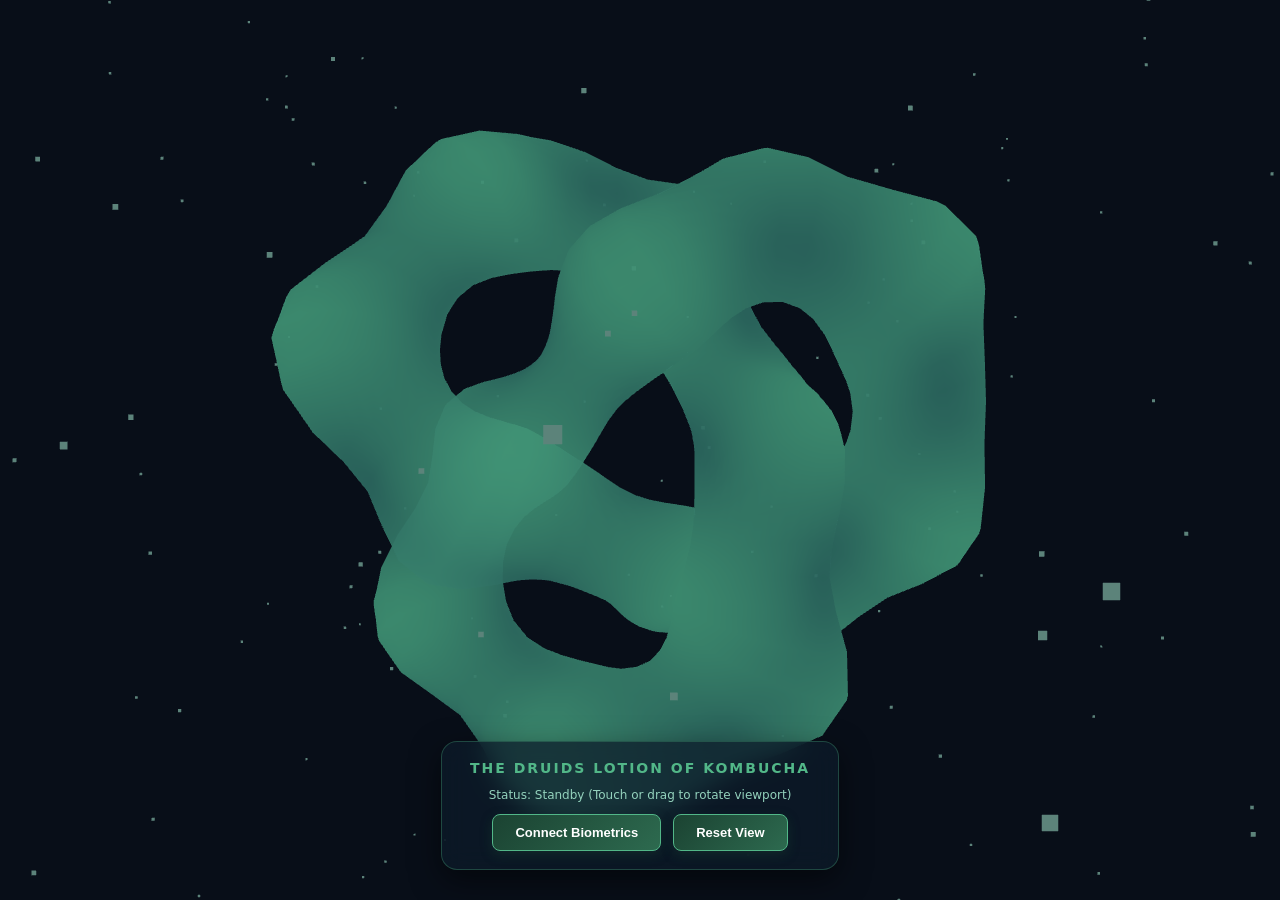
<file: index.html>
<!DOCTYPE html>
<html lang="en">
<head>
    <meta charset="UTF-8">
    <meta name="viewport" content="width=device-width, initial-scale=1.0">
    <title>The Druids Lotion of Kombucha - Infinity Flow</title>
    <link rel="manifest" href="./assets/manifest-Da4Ud30D.json">
    <style>
        body, html { margin: 0; padding: 0; width: 100%; height: 100%; overflow: hidden; background: #080e18; font-family: system-ui, sans-serif; color: #fff; }
        #canvas-container { width: 100%; height: 100%; position: absolute; top: 0; left: 0; }
        
        /* Glassmorphism UI Overlay */
        #ui-overlay { 
            position: absolute; bottom: 30px; left: 50%; transform: translateX(-50%); 
            z-index: 10; display: flex; flex-direction: column; align-items: center; gap: 12px;
            background: rgba(13, 27, 42, 0.75); padding: 18px 28px; border-radius: 16px;
            backdrop-filter: blur(12px); border: 1px solid rgba(64, 145, 108, 0.4);
            box-shadow: 0 10px 30px rgba(0,0,0,0.5);
        }
        
        .header-title { font-size: 14px; letter-spacing: 2px; text-transform: uppercase; color: #52b788; margin: 0; font-weight: 600; }
        
        .button-group { display: flex; gap: 12px; }
        
        button { 
            background: linear-gradient(135deg, #1b4332, #2d6a4f); color: #fff; border: 1px solid #52b788; 
            padding: 10px 22px; border-radius: 8px; cursor: pointer; font-weight: 600; font-size: 13px;
            transition: all 0.2s ease; box-shadow: 0 4px 12px rgba(27, 67, 50, 0.4);
        }
        button:hover { background: linear-gradient(135deg, #2d6a4f, #40916c); transform: translateY(-1px); }
        button:active { transform: translateY(1px); }

        #status-display { font-size: 12px; color: #94d2bd; margin: 0; }
    </style>

    <script type="importmap">
      {
        "imports": {
          "three": "https://unpkg.com/three@0.160.0/build/three.module.js"
        }
      }
    </script>
  <script type="module" crossorigin src="./assets/index-wh05IEjr.js"></script>
</head>
<body>
    <div id="canvas-container"></div>
    <div id="ui-overlay">
        <p class="header-title">The Druids Lotion of Kombucha</p>
        <p id="status-display">Status: Standby (Touch or drag to rotate viewport)</p>
        <div class="button-group">
            <button id="connect-btn">Connect Biometrics</button>
            <button id="reset-view-btn">Reset View</button>
        </div>
    </div>

</body>
</html>
</file>
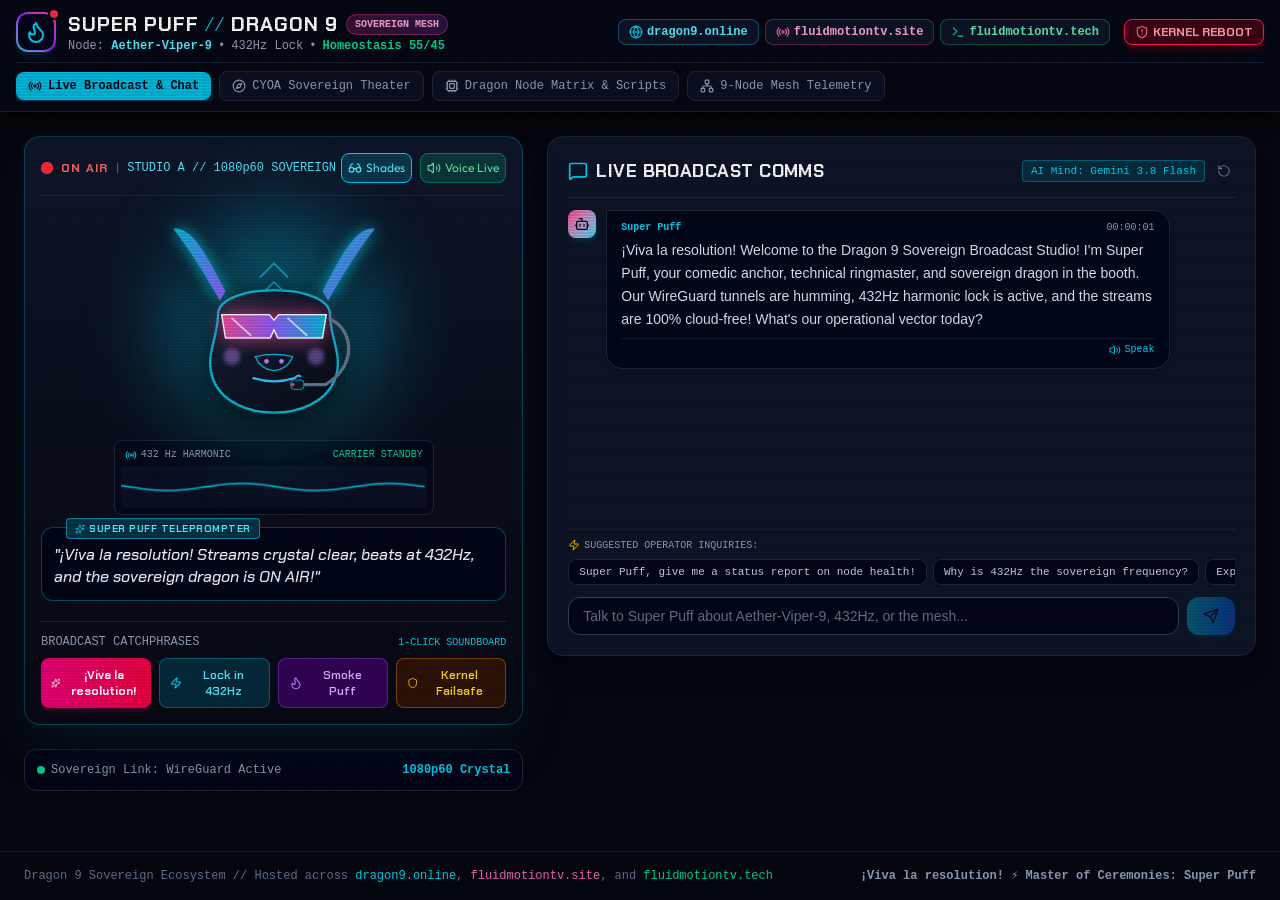
<file: apps/broadcast-studio/index.html>
<!doctype html>
<html lang="en">
  <head>
    <meta charset="UTF-8" />
    <meta name="viewport" content="width=device-width, initial-scale=1.0" />
    <title>Super Puff - Dragon 9 Sovereign Broadcast Studio</title>
    <meta name="description" content="Live interactive broadcast studio featuring Super Puff, comedic anchor and master of ceremonies for the Dragon 9 Sovereign Mesh and FluidmotionTV ecosystem." />
    <meta property="og:title" content="Super Puff - Dragon 9 Sovereign Broadcast Studio" />
    <meta property="og:description" content="Live interactive broadcast studio featuring Super Puff, comedic anchor and master of ceremonies for the Dragon 9 Sovereign Mesh and FluidmotionTV ecosystem." />
    <meta property="og:type" content="website" />
    <meta name="twitter:card" content="summary_large_image" />
    <link rel="preconnect" href="https://fonts.googleapis.com">
    <link rel="preconnect" href="https://fonts.gstatic.com" crossorigin>
    <link href="https://fonts.googleapis.com/css2?family=Chakra+Petch:ital,wght@0,400;0,600;0,700;1,700&family=JetBrains+Mono:wght@400;500;700&family=Outfit:wght@400;600;800;900&display=swap" rel="stylesheet">
    <script type="module" crossorigin src="./assets/index-5KUEIAtW.js"></script>
    <link rel="stylesheet" crossorigin href="./assets/index-D4VdmbiS.css">
  </head>
  <body>
    <div id="root"></div>
  </body>
</html>
</file>
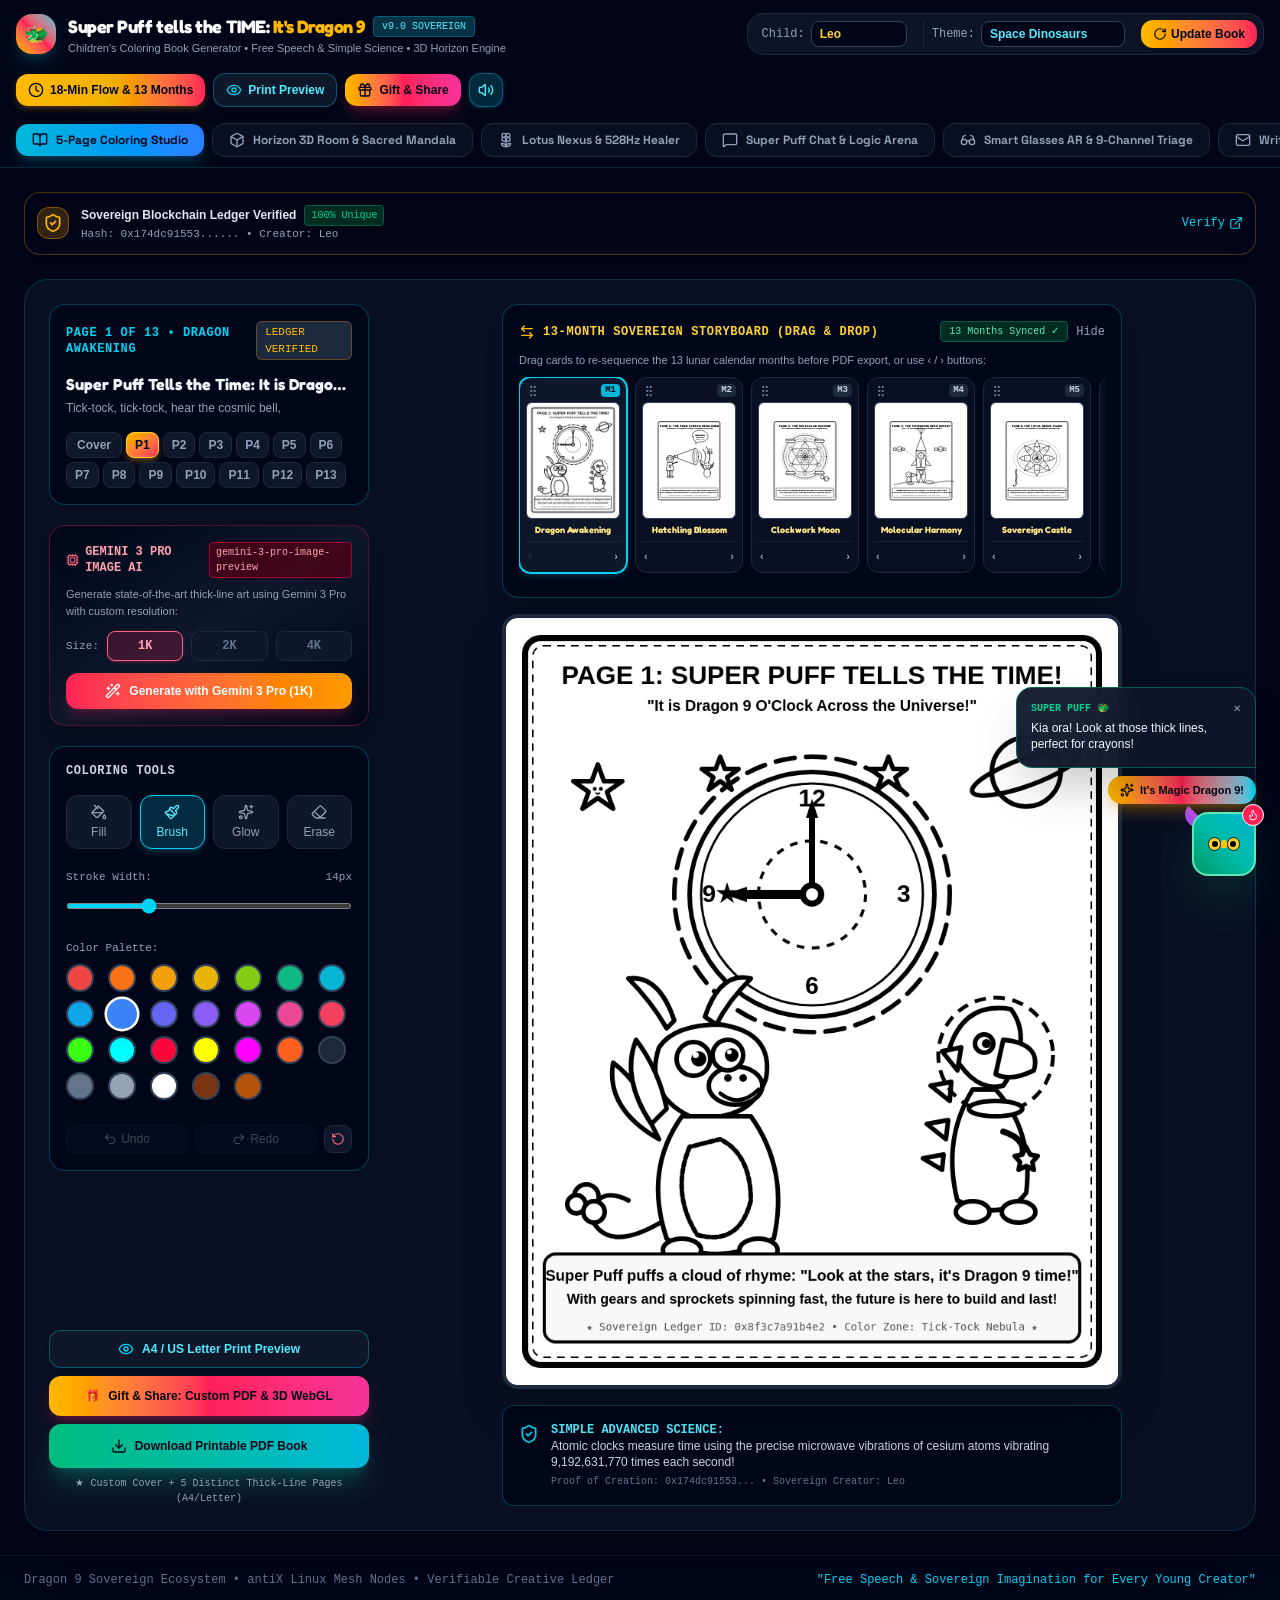
<file: apps/coloring-book/index.html>
<!doctype html>
<html lang="en">
  <head>
    <meta charset="UTF-8" />
    <meta name="viewport" content="width=device-width, initial-scale=1.0" />
    <title>Super Puff: Dragon 9 Coloring Book & Sovereign 3D Ecosystem</title>
    <meta name="description" content="Generate unique 5-page printable children's coloring books with custom covers, 3D interactive book rooms, free-speech humor, verifiable ledger assets, and Gemini AI chatbot companion." />
    <meta property="og:title" content="Super Puff: Dragon 9 Coloring Book & Sovereign 3D Ecosystem" />
    <meta property="og:description" content="Generate unique 5-page printable children's coloring books with custom covers, 3D interactive book rooms, free-speech humor, verifiable ledger assets, and Gemini AI chatbot companion." />
    <meta property="og:type" content="website" />
    <meta name="twitter:card" content="summary_large_image" />
    <link rel="preconnect" href="https://fonts.googleapis.com">
    <link rel="preconnect" href="https://fonts.gstatic.com" crossorigin>
    <link href="https://fonts.googleapis.com/css2?family=Fredoka:wght@400;500;600;700&family=Space+Grotesk:wght@400;600;700&family=JetBrains+Mono:wght@400;700&display=swap" rel="stylesheet">
    <script type="module" crossorigin src="./assets/index-B4ILMg7R.js"></script>
    <link rel="stylesheet" crossorigin href="./assets/index-DaERmbZx.css">
  </head>
  <body>
    <div id="root"></div>
  </body>
</html>
</file>
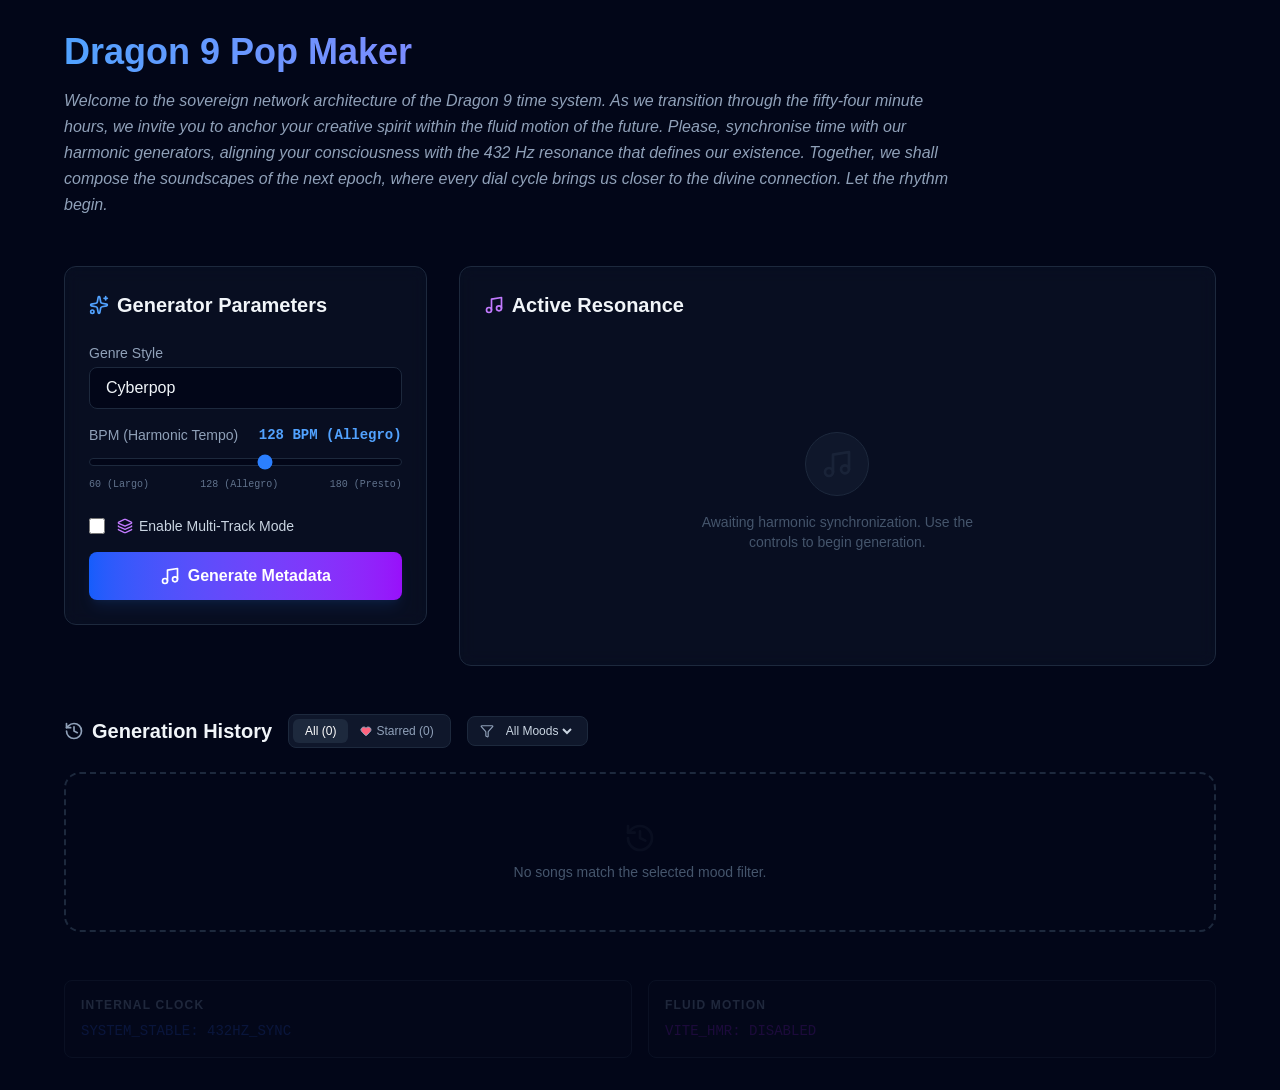
<file: apps/pop-maker/index.html>
<!doctype html>
<html lang="en">
  <head>
    <meta charset="UTF-8" />
    <meta name="viewport" content="width=device-width, initial-scale=1.0" />
    <title>Dragon 9 Pop Maker</title>
    <meta name="description" content="A pop song generator based on the Dragon 9 time system and Fluid Motion TV ecosystem." />
    <meta property="og:title" content="Dragon 9 Pop Maker" />
    <meta property="og:description" content="A pop song generator based on the Dragon 9 time system and Fluid Motion TV ecosystem." />
    <meta property="og:type" content="website" />
    <meta name="twitter:card" content="summary_large_image" />
    <script>
      // Gracefully handle Vite dev HMR WebSocket connection errors in sandbox iframe
      window.addEventListener('unhandledrejection', function(event) {
        var str = String(event.reason && (event.reason.stack || event.reason.message) || event.reason || '');
        if (str.indexOf('WebSocket') !== -1 || str.indexOf('@vite/client') !== -1 || str.indexOf('createWebSocketModuleRunnerTransport') !== -1) {
          event.preventDefault();
          event.stopImmediatePropagation();
        }
      }, true);

      window.addEventListener('error', function(event) {
        var msg = String(event.message || '');
        var file = String(event.filename || '');
        var stack = String(event.error && event.error.stack || '');
        if (msg.indexOf('WebSocket') !== -1 || file.indexOf('@vite/client') !== -1 || stack.indexOf('@vite/client') !== -1 || stack.indexOf('createWebSocketModuleRunnerTransport') !== -1) {
          event.preventDefault();
          event.stopImmediatePropagation();
        }
      }, true);
    </script>
  </head>
  <body>
    <div id="root"></div>
    <script type="module" crossorigin src="./assets/index-B4tCts-G.js"></script>
    <link rel="stylesheet" crossorigin href="./assets/index-DYzP-UUF.css">
  </body>
</html>
</file>
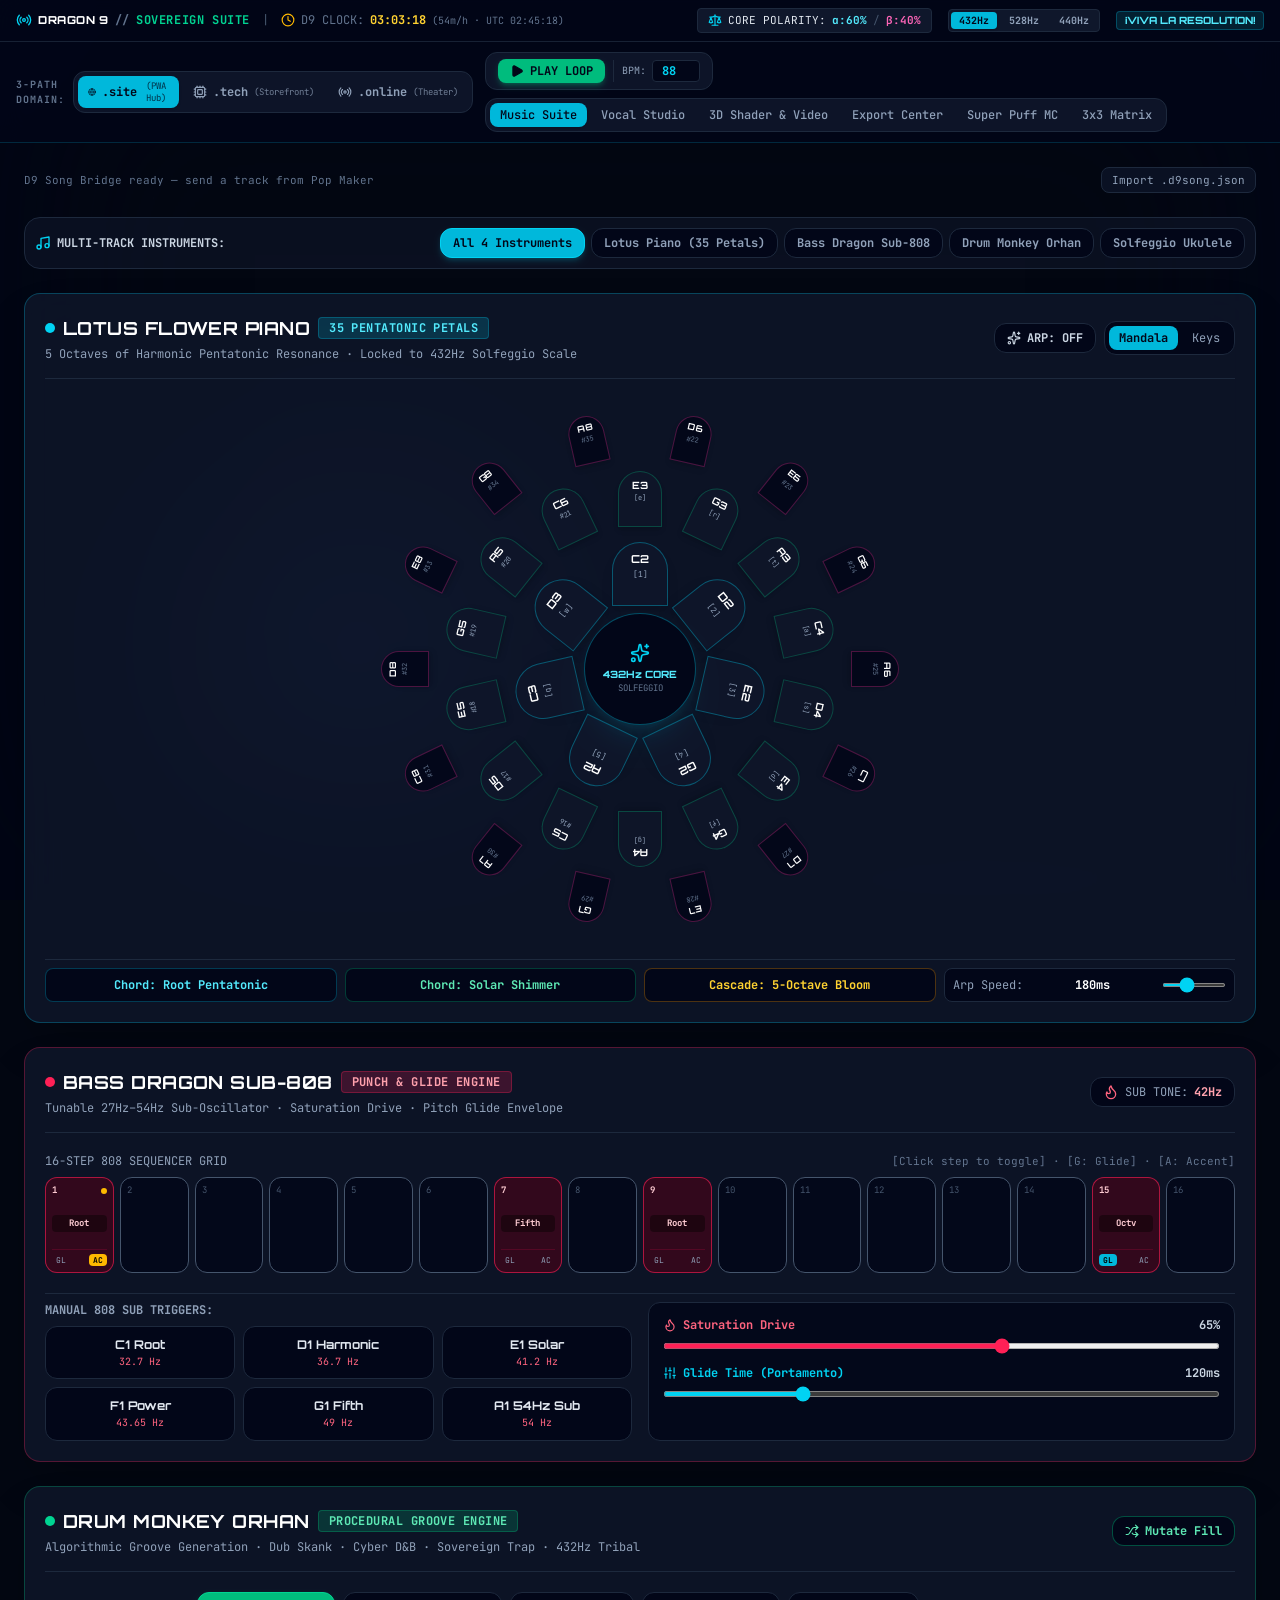
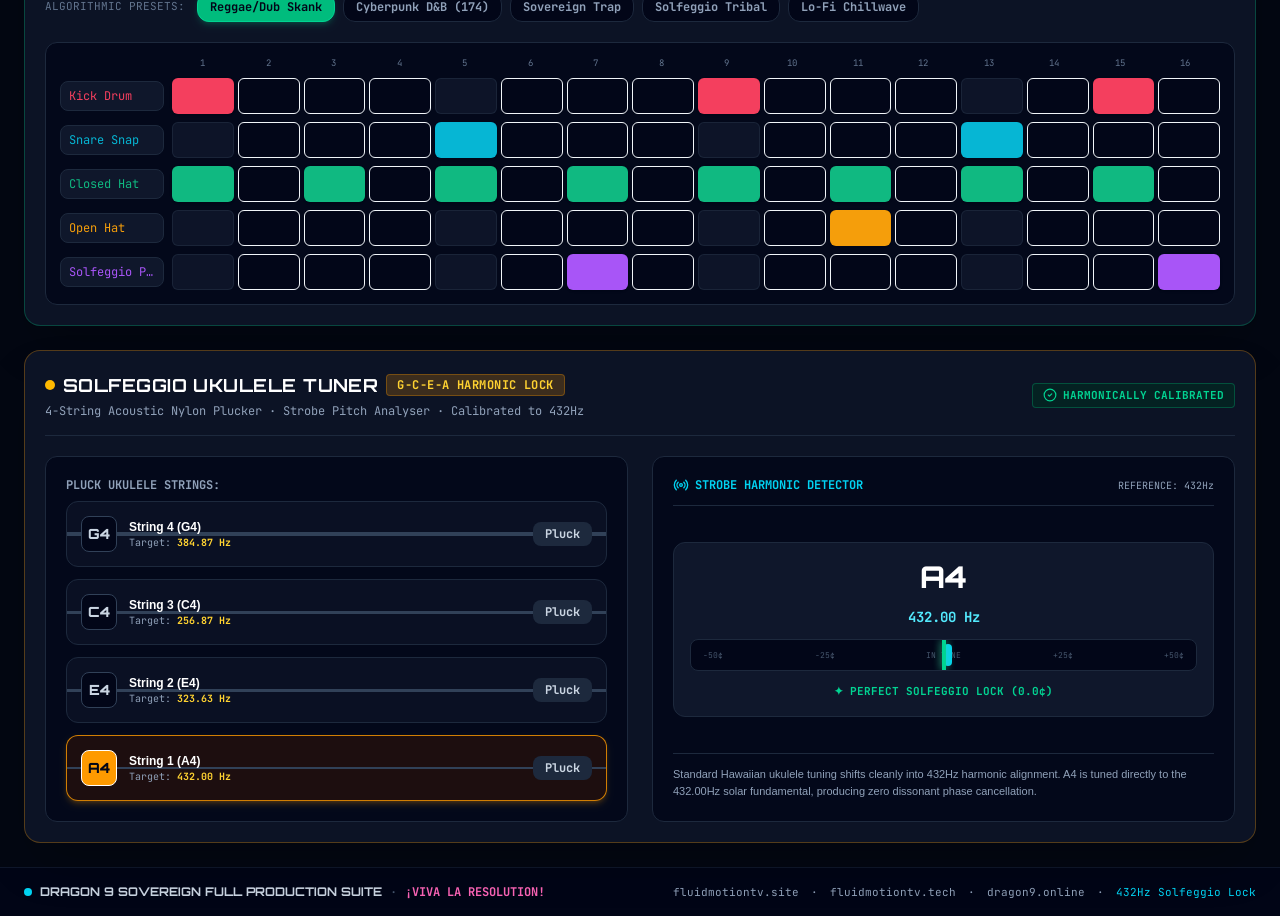
<file: apps/production-suite/index.html>
<!doctype html>
<html lang="en" class="dark">
  <head>
    <meta charset="UTF-8" />
    <meta name="viewport" content="width=device-width, initial-scale=1.0" />
    <title>Dragon 9 Sovereign Full Production Suite</title>
    <meta name="description" content="Master of ceremonies Super Puff host across fluidmotiontv.site, fluidmotiontv.tech, and dragon9.online. Features multi-track music suite, 35-petal Lotus piano, Bass Dragon sub-808, Drum Monkey groove generator, vocal stem recorder, 3D WebGL shader pipeline, MIDI/video export, and 432Hz/528Hz Solfeggio acoustic oscillators." />
    <meta property="og:title" content="Dragon 9 Sovereign Full Production Suite" />
    <meta property="og:description" content="Master of ceremonies Super Puff host across fluidmotiontv.site, fluidmotiontv.tech, and dragon9.online. Features multi-track music suite, 35-petal Lotus piano, Bass Dragon sub-808, Drum Monkey groove generator, vocal stem recorder, 3D WebGL shader pipeline, MIDI/video export, and 432Hz/528Hz Solfeggio acoustic oscillators." />
    <meta property="og:type" content="website" />
    <meta name="twitter:card" content="summary_large_image" />
    <link rel="preconnect" href="https://fonts.googleapis.com">
    <link rel="preconnect" href="https://fonts.gstatic.com" crossorigin>
    <link href="https://fonts.googleapis.com/css2?family=JetBrains+Mono:wght@300;400;500;600;700;800&family=Orbitron:wght@500;600;700;800;900&family=Plus+Jakarta+Sans:wght@400;500;600;700;800&family=Rajdhani:wght@500;600;700&display=swap" rel="stylesheet">
    <script type="module" crossorigin src="./assets/index-C3VJXi7V.js"></script>
    <link rel="stylesheet" crossorigin href="./assets/index-BUXBDwle.css">
  </head>
  <body class="bg-[#030712] text-slate-100 font-sans antialiased selection:bg-cyan-500/30 selection:text-cyan-200">
    <div id="root"></div>
  </body>
</html>
</file>
<file: apps/pop-maker/assets/index-DYzP-UUF.css>
/*! tailwindcss v4.3.3 | MIT License | https://tailwindcss.com */
@layer properties{@supports (((-webkit-hyphens:none)) and (not (margin-trim:inline))) or ((-moz-orient:inline) and (not (color:rgb(from red r g b)))){*,:before,:after,::backdrop{--tw-translate-x:0;--tw-translate-y:0;--tw-translate-z:0;--tw-rotate-x:initial;--tw-rotate-y:initial;--tw-rotate-z:initial;--tw-skew-x:initial;--tw-skew-y:initial;--tw-space-y-reverse:0;--tw-border-style:solid;--tw-gradient-position:initial;--tw-gradient-from:#0000;--tw-gradient-via:#0000;--tw-gradient-to:#0000;--tw-gradient-stops:initial;--tw-gradient-via-stops:initial;--tw-gradient-from-position:0%;--tw-gradient-via-position:50%;--tw-gradient-to-position:100%;--tw-leading:initial;--tw-font-weight:initial;--tw-tracking:initial;--tw-shadow:0 0 #0000;--tw-shadow-color:initial;--tw-shadow-alpha:100%;--tw-inset-shadow:0 0 #0000;--tw-inset-shadow-color:initial;--tw-inset-shadow-alpha:100%;--tw-ring-color:initial;--tw-ring-shadow:0 0 #0000;--tw-inset-ring-color:initial;--tw-inset-ring-shadow:0 0 #0000;--tw-ring-inset:initial;--tw-ring-offset-width:0px;--tw-ring-offset-color:#fff;--tw-ring-offset-shadow:0 0 #0000;--tw-blur:initial;--tw-brightness:initial;--tw-contrast:initial;--tw-grayscale:initial;--tw-hue-rotate:initial;--tw-invert:initial;--tw-opacity:initial;--tw-saturate:initial;--tw-sepia:initial;--tw-drop-shadow:initial;--tw-drop-shadow-color:initial;--tw-drop-shadow-alpha:100%;--tw-drop-shadow-size:initial;--tw-backdrop-blur:initial;--tw-backdrop-brightness:initial;--tw-backdrop-contrast:initial;--tw-backdrop-grayscale:initial;--tw-backdrop-hue-rotate:initial;--tw-backdrop-invert:initial;--tw-backdrop-opacity:initial;--tw-backdrop-saturate:initial;--tw-backdrop-sepia:initial;--tw-duration:initial}}}@layer theme{:root,:host{--font-sans:-apple-system, BlinkMacSystemFont, "Segoe UI", Roboto, "Helvetica Neue", "Noto Sans", Arial, sans-serif, "Apple Color Emoji", "Segoe UI Emoji", "Segoe UI Symbol", "Noto Color Emoji";--font-mono:ui-monospace, SFMono-Regular, Menlo, Monaco, Consolas, "Liberation Mono", "Courier New", monospace;--color-red-200:oklch(88.5% .062 18.334);--color-red-300:oklch(80.8% .114 19.571);--color-red-400:oklch(70.4% .191 22.216);--color-red-500:oklch(63.7% .237 25.331);--color-red-800:oklch(44.4% .177 26.899);--color-red-950:oklch(25.8% .092 26.042);--color-amber-200:oklch(92.4% .12 95.746);--color-amber-400:oklch(82.8% .189 84.429);--color-amber-500:oklch(76.9% .188 70.08);--color-amber-950:oklch(27.9% .077 45.635);--color-emerald-300:oklch(84.5% .143 164.978);--color-emerald-400:oklch(76.5% .177 163.223);--color-emerald-500:oklch(69.6% .17 162.48);--color-cyan-300:oklch(86.5% .127 207.078);--color-cyan-500:oklch(71.5% .143 215.221);--color-cyan-600:oklch(60.9% .126 221.723);--color-blue-200:oklch(88.2% .059 254.128);--color-blue-300:oklch(80.9% .105 251.813);--color-blue-400:oklch(70.7% .165 254.624);--color-blue-500:oklch(62.3% .214 259.815);--color-blue-600:oklch(54.6% .245 262.881);--color-blue-900:oklch(37.9% .146 265.522);--color-blue-950:oklch(28.2% .091 267.935);--color-purple-200:oklch(90.2% .063 306.703);--color-purple-300:oklch(82.7% .119 306.383);--color-purple-400:oklch(71.4% .203 305.504);--color-purple-500:oklch(62.7% .265 303.9);--color-purple-600:oklch(55.8% .288 302.321);--color-purple-900:oklch(38.1% .176 304.987);--color-purple-950:oklch(29.1% .149 302.717);--color-pink-600:oklch(59.2% .249 .584);--color-rose-400:oklch(71.2% .194 13.428);--color-rose-500:oklch(64.5% .246 16.439);--color-slate-100:oklch(96.8% .007 247.896);--color-slate-200:oklch(92.9% .013 255.508);--color-slate-300:oklch(86.9% .022 252.894);--color-slate-400:oklch(70.4% .04 256.788);--color-slate-500:oklch(55.4% .046 257.417);--color-slate-600:oklch(44.6% .043 257.281);--color-slate-700:oklch(37.2% .044 257.287);--color-slate-800:oklch(27.9% .041 260.031);--color-slate-900:oklch(20.8% .042 265.755);--color-slate-950:oklch(12.9% .042 264.695);--color-white:#fff;--spacing:.25rem;--container-xs:20rem;--container-4xl:56rem;--container-6xl:72rem;--text-xs:.75rem;--text-xs--line-height:calc(1 / .75);--text-sm:.875rem;--text-sm--line-height:calc(1.25 / .875);--text-xl:1.25rem;--text-xl--line-height:calc(1.75 / 1.25);--text-3xl:1.875rem;--text-3xl--line-height:calc(2.25 / 1.875);--text-4xl:2.25rem;--text-4xl--line-height:calc(2.5 / 2.25);--font-weight-medium:500;--font-weight-semibold:600;--font-weight-bold:700;--tracking-tighter:-.05em;--tracking-wider:.05em;--tracking-widest:.1em;--leading-relaxed:1.625;--radius-md:.375rem;--radius-lg:.5rem;--radius-xl:.75rem;--radius-2xl:1rem;--animate-spin:spin 1s linear infinite;--animate-ping:ping 1s cubic-bezier(0, 0, .2, 1) infinite;--animate-pulse:pulse 2s cubic-bezier(.4, 0, .6, 1) infinite;--blur-xs:4px;--blur-sm:8px;--default-transition-duration:.15s;--default-transition-timing-function:cubic-bezier(.4, 0, .2, 1);--default-font-family:var(--font-sans);--default-mono-font-family:var(--font-mono)}}@layer base{*,:after,:before,::backdrop{box-sizing:border-box;border:0 solid;margin:0;padding:0}::file-selector-button{box-sizing:border-box;border:0 solid;margin:0;padding:0}html,:host{-webkit-text-size-adjust:100%;tab-size:4;line-height:1.5;font-family:var(--default-font-family,-apple-system, BlinkMacSystemFont, "Segoe UI", Roboto, "Helvetica Neue", "Noto Sans", Arial, sans-serif, "Apple Color Emoji", "Segoe UI Emoji", "Segoe UI Symbol", "Noto Color Emoji");font-feature-settings:var(--default-font-feature-settings,normal);font-variation-settings:var(--default-font-variation-settings,normal);-webkit-tap-highlight-color:transparent}hr{height:0;color:inherit;border-top-width:1px}abbr:where([title]){-webkit-text-decoration:underline dotted;text-decoration:underline dotted}h1,h2,h3,h4,h5,h6{font-size:inherit;font-weight:inherit}a{color:inherit;-webkit-text-decoration:inherit;-webkit-text-decoration:inherit;-webkit-text-decoration:inherit;-webkit-text-decoration:inherit;text-decoration:inherit}b,strong{font-weight:bolder}code,kbd,samp,pre{font-family:var(--default-mono-font-family,ui-monospace, SFMono-Regular, Menlo, Monaco, Consolas, "Liberation Mono", "Courier New", monospace);font-feature-settings:var(--default-mono-font-feature-settings,normal);font-variation-settings:var(--default-mono-font-variation-settings,normal);font-size:1em}small{font-size:80%}sub,sup{vertical-align:baseline;font-size:75%;line-height:0;position:relative}sub{bottom:-.25em}sup{top:-.5em}table{text-indent:0;border-color:inherit;border-collapse:collapse}:-moz-focusring:where(:not(iframe)){outline:auto}progress{vertical-align:baseline}summary{display:list-item}ol,ul,menu{list-style:none}img,svg,video,canvas,audio,iframe,embed,object{vertical-align:middle;display:block}img,video{max-width:100%;height:auto}button,input,select,optgroup,textarea{font:inherit;font-feature-settings:inherit;font-variation-settings:inherit;letter-spacing:inherit;color:inherit;opacity:1;background-color:#0000;border-radius:0}::file-selector-button{font:inherit;font-feature-settings:inherit;font-variation-settings:inherit;letter-spacing:inherit;color:inherit;opacity:1;background-color:#0000;border-radius:0}:where(select:is([multiple],[size])) optgroup{font-weight:bolder}:where(select:is([multiple],[size])) optgroup option{padding-inline-start:20px}::file-selector-button{margin-inline-end:4px}::placeholder{opacity:1}@supports (not ((-webkit-appearance:-apple-pay-button))) or (contain-intrinsic-size:1px){::placeholder{color:currentColor}@supports (color:color-mix(in lab, red, red)){::placeholder{color:color-mix(in oklab, currentcolor 50%, transparent)}}}textarea{resize:vertical}::-webkit-search-decoration{-webkit-appearance:none}::-webkit-date-and-time-value{min-height:1lh;text-align:inherit}::-webkit-datetime-edit{display:inline-flex}::-webkit-datetime-edit-fields-wrapper{padding:0}::-webkit-datetime-edit{padding-block:0}::-webkit-datetime-edit-year-field{padding-block:0}::-webkit-datetime-edit-month-field{padding-block:0}::-webkit-datetime-edit-day-field{padding-block:0}::-webkit-datetime-edit-hour-field{padding-block:0}::-webkit-datetime-edit-minute-field{padding-block:0}::-webkit-datetime-edit-second-field{padding-block:0}::-webkit-datetime-edit-millisecond-field{padding-block:0}::-webkit-datetime-edit-meridiem-field{padding-block:0}::-webkit-calendar-picker-indicator{line-height:1}:-moz-ui-invalid{box-shadow:none}button,input:where([type=button],[type=reset],[type=submit]){appearance:button}::file-selector-button{appearance:button}::-webkit-inner-spin-button{height:auto}::-webkit-outer-spin-button{height:auto}[hidden]:where(:not([hidden=until-found])){display:none!important}}@layer components;@layer utilities{.absolute{position:absolute}.relative{position:relative}.inset-0{inset:0}.top-0{top:0}.top-1\/2{top:50%}.top-2{top:calc(var(--spacing) * 2)}.top-4{top:calc(var(--spacing) * 4)}.right-4{right:calc(var(--spacing) * 4)}.left-0{left:0}.left-3{left:calc(var(--spacing) * 3)}.z-10{z-index:10}.mx-auto{margin-inline:auto}.mt-1{margin-top:var(--spacing)}.mt-2{margin-top:calc(var(--spacing) * 2)}.mt-4{margin-top:calc(var(--spacing) * 4)}.mr-2{margin-right:calc(var(--spacing) * 2)}.mb-1{margin-bottom:var(--spacing)}.mb-2{margin-bottom:calc(var(--spacing) * 2)}.mb-3{margin-bottom:calc(var(--spacing) * 3)}.mb-4{margin-bottom:calc(var(--spacing) * 4)}.mb-6{margin-bottom:calc(var(--spacing) * 6)}.mb-12{margin-bottom:calc(var(--spacing) * 12)}.ml-2{margin-left:calc(var(--spacing) * 2)}.ml-4{margin-left:calc(var(--spacing) * 4)}.line-clamp-1{-webkit-line-clamp:1;-webkit-box-orient:vertical;display:-webkit-box;overflow:hidden}.block{display:block}.contents{display:contents}.flex{display:flex}.grid{display:grid}.h-2{height:calc(var(--spacing) * 2)}.h-3{height:calc(var(--spacing) * 3)}.h-3\.5{height:calc(var(--spacing) * 3.5)}.h-4{height:calc(var(--spacing) * 4)}.h-5{height:calc(var(--spacing) * 5)}.h-6{height:calc(var(--spacing) * 6)}.h-8{height:calc(var(--spacing) * 8)}.h-16{height:calc(var(--spacing) * 16)}.h-28{height:calc(var(--spacing) * 28)}.h-48{height:calc(var(--spacing) * 48)}.h-auto{height:auto}.h-full{height:100%}.min-h-\[400px\]{min-height:400px}.min-h-screen{min-height:100vh}.w-2{width:calc(var(--spacing) * 2)}.w-3{width:calc(var(--spacing) * 3)}.w-3\.5{width:calc(var(--spacing) * 3.5)}.w-4{width:calc(var(--spacing) * 4)}.w-5{width:calc(var(--spacing) * 5)}.w-6{width:calc(var(--spacing) * 6)}.w-8{width:calc(var(--spacing) * 8)}.w-16{width:calc(var(--spacing) * 16)}.w-full{width:100%}.max-w-4xl{max-width:var(--container-4xl)}.max-w-6xl{max-width:var(--container-6xl)}.max-w-full{max-width:100%}.max-w-xs{max-width:var(--container-xs)}.min-w-0{min-width:0}.flex-1{flex:1}.flex-shrink-0{flex-shrink:0}.-translate-x-1\/2{--tw-translate-x:calc(calc(1 / 2 * 100%) * -1);translate:var(--tw-translate-x) var(--tw-translate-y)}.-translate-y-1\/2{--tw-translate-y:calc(calc(1 / 2 * 100%) * -1);translate:var(--tw-translate-x) var(--tw-translate-y)}.transform{transform:var(--tw-rotate-x,) var(--tw-rotate-y,) var(--tw-rotate-z,) var(--tw-skew-x,) var(--tw-skew-y,)}.animate-ping{animation:var(--animate-ping)}.animate-pulse{animation:var(--animate-pulse)}.animate-spin{animation:var(--animate-spin)}.cursor-pointer{cursor:pointer}.resize-y{resize:vertical}.appearance-none{appearance:none}.grid-cols-1{grid-template-columns:repeat(1,minmax(0,1fr))}.flex-col{flex-direction:column}.flex-wrap{flex-wrap:wrap}.items-center{align-items:center}.items-start{align-items:flex-start}.justify-between{justify-content:space-between}.justify-center{justify-content:center}.gap-1{gap:var(--spacing)}.gap-1\.5{gap:calc(var(--spacing) * 1.5)}.gap-2{gap:calc(var(--spacing) * 2)}.gap-3{gap:calc(var(--spacing) * 3)}.gap-4{gap:calc(var(--spacing) * 4)}.gap-6{gap:calc(var(--spacing) * 6)}.gap-8{gap:calc(var(--spacing) * 8)}:where(.space-y-2>:not(:last-child)){--tw-space-y-reverse:0;margin-block-start:calc(calc(var(--spacing) * 2) * var(--tw-space-y-reverse));margin-block-end:calc(calc(var(--spacing) * 2) * calc(1 - var(--tw-space-y-reverse)))}:where(.space-y-3>:not(:last-child)){--tw-space-y-reverse:0;margin-block-start:calc(calc(var(--spacing) * 3) * var(--tw-space-y-reverse));margin-block-end:calc(calc(var(--spacing) * 3) * calc(1 - var(--tw-space-y-reverse)))}:where(.space-y-4>:not(:last-child)){--tw-space-y-reverse:0;margin-block-start:calc(calc(var(--spacing) * 4) * var(--tw-space-y-reverse));margin-block-end:calc(calc(var(--spacing) * 4) * calc(1 - var(--tw-space-y-reverse)))}:where(.space-y-6>:not(:last-child)){--tw-space-y-reverse:0;margin-block-start:calc(calc(var(--spacing) * 6) * var(--tw-space-y-reverse));margin-block-end:calc(calc(var(--spacing) * 6) * calc(1 - var(--tw-space-y-reverse)))}:where(.space-y-8>:not(:last-child)){--tw-space-y-reverse:0;margin-block-start:calc(calc(var(--spacing) * 8) * var(--tw-space-y-reverse));margin-block-end:calc(calc(var(--spacing) * 8) * calc(1 - var(--tw-space-y-reverse)))}.truncate{text-overflow:ellipsis;white-space:nowrap;overflow:hidden}.overflow-hidden{overflow:hidden}.overflow-x-auto{overflow-x:auto}.rounded{border-radius:.25rem}.rounded-2xl{border-radius:var(--radius-2xl)}.rounded-full{border-radius:2147483647px}.rounded-lg{border-radius:var(--radius-lg)}.rounded-md{border-radius:var(--radius-md)}.rounded-xl{border-radius:var(--radius-xl)}.border{border-style:var(--tw-border-style);border-width:1px}.border-2{border-style:var(--tw-border-style);border-width:2px}.border-l{border-left-style:var(--tw-border-style);border-left-width:1px}.border-dashed{--tw-border-style:dashed;border-style:dashed}.border-amber-500\/40{border-color:#f99c0066}@supports (color:color-mix(in lab, red, red)){.border-amber-500\/40{border-color:color-mix(in oklab, var(--color-amber-500) 40%, transparent)}}.border-blue-500\/30{border-color:#3080ff4d}@supports (color:color-mix(in lab, red, red)){.border-blue-500\/30{border-color:color-mix(in oklab, var(--color-blue-500) 30%, transparent)}}.border-blue-500\/40{border-color:#3080ff66}@supports (color:color-mix(in lab, red, red)){.border-blue-500\/40{border-color:color-mix(in oklab, var(--color-blue-500) 40%, transparent)}}.border-blue-500\/50{border-color:#3080ff80}@supports (color:color-mix(in lab, red, red)){.border-blue-500\/50{border-color:color-mix(in oklab, var(--color-blue-500) 50%, transparent)}}.border-cyan-500\/50{border-color:#00b7d780}@supports (color:color-mix(in lab, red, red)){.border-cyan-500\/50{border-color:color-mix(in oklab, var(--color-cyan-500) 50%, transparent)}}.border-emerald-500\/20{border-color:#00bb7f33}@supports (color:color-mix(in lab, red, red)){.border-emerald-500\/20{border-color:color-mix(in oklab, var(--color-emerald-500) 20%, transparent)}}.border-emerald-500\/40{border-color:#00bb7f66}@supports (color:color-mix(in lab, red, red)){.border-emerald-500\/40{border-color:color-mix(in oklab, var(--color-emerald-500) 40%, transparent)}}.border-purple-400{border-color:var(--color-purple-400)}.border-purple-500\/20{border-color:#ac4bff33}@supports (color:color-mix(in lab, red, red)){.border-purple-500\/20{border-color:color-mix(in oklab, var(--color-purple-500) 20%, transparent)}}.border-purple-500\/30{border-color:#ac4bff4d}@supports (color:color-mix(in lab, red, red)){.border-purple-500\/30{border-color:color-mix(in oklab, var(--color-purple-500) 30%, transparent)}}.border-purple-500\/40{border-color:#ac4bff66}@supports (color:color-mix(in lab, red, red)){.border-purple-500\/40{border-color:color-mix(in oklab, var(--color-purple-500) 40%, transparent)}}.border-red-500\/30{border-color:#fb2c364d}@supports (color:color-mix(in lab, red, red)){.border-red-500\/30{border-color:color-mix(in oklab, var(--color-red-500) 30%, transparent)}}.border-red-800{border-color:var(--color-red-800)}.border-rose-500\/30{border-color:#ff23574d}@supports (color:color-mix(in lab, red, red)){.border-rose-500\/30{border-color:color-mix(in oklab, var(--color-rose-500) 30%, transparent)}}.border-slate-500\/20{border-color:#62748e33}@supports (color:color-mix(in lab, red, red)){.border-slate-500\/20{border-color:color-mix(in oklab, var(--color-slate-500) 20%, transparent)}}.border-slate-700{border-color:var(--color-slate-700)}.border-slate-700\/50{border-color:#31415880}@supports (color:color-mix(in lab, red, red)){.border-slate-700\/50{border-color:color-mix(in oklab, var(--color-slate-700) 50%, transparent)}}.border-slate-800{border-color:var(--color-slate-800)}.border-slate-800\/80{border-color:#1d293dcc}@supports (color:color-mix(in lab, red, red)){.border-slate-800\/80{border-color:color-mix(in oklab, var(--color-slate-800) 80%, transparent)}}.bg-amber-950\/20{background-color:#46190133}@supports (color:color-mix(in lab, red, red)){.bg-amber-950\/20{background-color:color-mix(in oklab, var(--color-amber-950) 20%, transparent)}}.bg-blue-500\/15{background-color:#3080ff26}@supports (color:color-mix(in lab, red, red)){.bg-blue-500\/15{background-color:color-mix(in oklab, var(--color-blue-500) 15%, transparent)}}.bg-blue-600\/20{background-color:#155dfc33}@supports (color:color-mix(in lab, red, red)){.bg-blue-600\/20{background-color:color-mix(in oklab, var(--color-blue-600) 20%, transparent)}}.bg-blue-950\/20{background-color:#16245633}@supports (color:color-mix(in lab, red, red)){.bg-blue-950\/20{background-color:color-mix(in oklab, var(--color-blue-950) 20%, transparent)}}.bg-cyan-500\/20{background-color:#00b7d733}@supports (color:color-mix(in lab, red, red)){.bg-cyan-500\/20{background-color:color-mix(in oklab, var(--color-cyan-500) 20%, transparent)}}.bg-emerald-500{background-color:var(--color-emerald-500)}.bg-emerald-500\/10{background-color:#00bb7f1a}@supports (color:color-mix(in lab, red, red)){.bg-emerald-500\/10{background-color:color-mix(in oklab, var(--color-emerald-500) 10%, transparent)}}.bg-emerald-500\/20{background-color:#00bb7f33}@supports (color:color-mix(in lab, red, red)){.bg-emerald-500\/20{background-color:color-mix(in oklab, var(--color-emerald-500) 20%, transparent)}}.bg-purple-400{background-color:var(--color-purple-400)}.bg-purple-500{background-color:var(--color-purple-500)}.bg-purple-500\/10{background-color:#ac4bff1a}@supports (color:color-mix(in lab, red, red)){.bg-purple-500\/10{background-color:color-mix(in oklab, var(--color-purple-500) 10%, transparent)}}.bg-purple-500\/20{background-color:#ac4bff33}@supports (color:color-mix(in lab, red, red)){.bg-purple-500\/20{background-color:color-mix(in oklab, var(--color-purple-500) 20%, transparent)}}.bg-purple-950\/20{background-color:#3c036633}@supports (color:color-mix(in lab, red, red)){.bg-purple-950\/20{background-color:color-mix(in oklab, var(--color-purple-950) 20%, transparent)}}.bg-red-500\/10{background-color:#fb2c361a}@supports (color:color-mix(in lab, red, red)){.bg-red-500\/10{background-color:color-mix(in oklab, var(--color-red-500) 10%, transparent)}}.bg-red-950\/60{background-color:#46080999}@supports (color:color-mix(in lab, red, red)){.bg-red-950\/60{background-color:color-mix(in oklab, var(--color-red-950) 60%, transparent)}}.bg-rose-500\/10{background-color:#ff23571a}@supports (color:color-mix(in lab, red, red)){.bg-rose-500\/10{background-color:color-mix(in oklab, var(--color-rose-500) 10%, transparent)}}.bg-slate-500\/10{background-color:#62748e1a}@supports (color:color-mix(in lab, red, red)){.bg-slate-500\/10{background-color:color-mix(in oklab, var(--color-slate-500) 10%, transparent)}}.bg-slate-800{background-color:var(--color-slate-800)}.bg-slate-800\/40{background-color:#1d293d66}@supports (color:color-mix(in lab, red, red)){.bg-slate-800\/40{background-color:color-mix(in oklab, var(--color-slate-800) 40%, transparent)}}.bg-slate-800\/50{background-color:#1d293d80}@supports (color:color-mix(in lab, red, red)){.bg-slate-800\/50{background-color:color-mix(in oklab, var(--color-slate-800) 50%, transparent)}}.bg-slate-800\/60{background-color:#1d293d99}@supports (color:color-mix(in lab, red, red)){.bg-slate-800\/60{background-color:color-mix(in oklab, var(--color-slate-800) 60%, transparent)}}.bg-slate-900{background-color:var(--color-slate-900)}.bg-slate-900\/30{background-color:#0f172b4d}@supports (color:color-mix(in lab, red, red)){.bg-slate-900\/30{background-color:color-mix(in oklab, var(--color-slate-900) 30%, transparent)}}.bg-slate-900\/50{background-color:#0f172b80}@supports (color:color-mix(in lab, red, red)){.bg-slate-900\/50{background-color:color-mix(in oklab, var(--color-slate-900) 50%, transparent)}}.bg-slate-900\/60{background-color:#0f172b99}@supports (color:color-mix(in lab, red, red)){.bg-slate-900\/60{background-color:color-mix(in oklab, var(--color-slate-900) 60%, transparent)}}.bg-slate-900\/80{background-color:#0f172bcc}@supports (color:color-mix(in lab, red, red)){.bg-slate-900\/80{background-color:color-mix(in oklab, var(--color-slate-900) 80%, transparent)}}.bg-slate-900\/90{background-color:#0f172be6}@supports (color:color-mix(in lab, red, red)){.bg-slate-900\/90{background-color:color-mix(in oklab, var(--color-slate-900) 90%, transparent)}}.bg-slate-950{background-color:var(--color-slate-950)}.bg-slate-950\/50{background-color:#02061880}@supports (color:color-mix(in lab, red, red)){.bg-slate-950\/50{background-color:color-mix(in oklab, var(--color-slate-950) 50%, transparent)}}.bg-slate-950\/70{background-color:#020618b3}@supports (color:color-mix(in lab, red, red)){.bg-slate-950\/70{background-color:color-mix(in oklab, var(--color-slate-950) 70%, transparent)}}.bg-slate-950\/80{background-color:#020618cc}@supports (color:color-mix(in lab, red, red)){.bg-slate-950\/80{background-color:color-mix(in oklab, var(--color-slate-950) 80%, transparent)}}.bg-slate-950\/95{background-color:#020618f2}@supports (color:color-mix(in lab, red, red)){.bg-slate-950\/95{background-color:color-mix(in oklab, var(--color-slate-950) 95%, transparent)}}.bg-transparent{background-color:#0000}.bg-gradient-to-r{--tw-gradient-position:to right in oklab;background-image:linear-gradient(var(--tw-gradient-stops))}.from-blue-400{--tw-gradient-from:var(--color-blue-400);--tw-gradient-stops:var(--tw-gradient-via-stops,var(--tw-gradient-position), var(--tw-gradient-from) var(--tw-gradient-from-position), var(--tw-gradient-to) var(--tw-gradient-to-position))}.from-blue-600{--tw-gradient-from:var(--color-blue-600);--tw-gradient-stops:var(--tw-gradient-via-stops,var(--tw-gradient-position), var(--tw-gradient-from) var(--tw-gradient-from-position), var(--tw-gradient-to) var(--tw-gradient-to-position))}.from-purple-600\/40{--tw-gradient-from:#9810fa66}@supports (color:color-mix(in lab, red, red)){.from-purple-600\/40{--tw-gradient-from:color-mix(in oklab, var(--color-purple-600) 40%, transparent)}}.from-purple-600\/40{--tw-gradient-stops:var(--tw-gradient-via-stops,var(--tw-gradient-position), var(--tw-gradient-from) var(--tw-gradient-from-position), var(--tw-gradient-to) var(--tw-gradient-to-position))}.via-purple-600{--tw-gradient-via:var(--color-purple-600);--tw-gradient-via-stops:var(--tw-gradient-position), var(--tw-gradient-from) var(--tw-gradient-from-position), var(--tw-gradient-via) var(--tw-gradient-via-position), var(--tw-gradient-to) var(--tw-gradient-to-position);--tw-gradient-stops:var(--tw-gradient-via-stops)}.to-cyan-600\/40{--tw-gradient-to:#0092b566}@supports (color:color-mix(in lab, red, red)){.to-cyan-600\/40{--tw-gradient-to:color-mix(in oklab, var(--color-cyan-600) 40%, transparent)}}.to-cyan-600\/40{--tw-gradient-stops:var(--tw-gradient-via-stops,var(--tw-gradient-position), var(--tw-gradient-from) var(--tw-gradient-from-position), var(--tw-gradient-to) var(--tw-gradient-to-position))}.to-pink-600{--tw-gradient-to:var(--color-pink-600);--tw-gradient-stops:var(--tw-gradient-via-stops,var(--tw-gradient-position), var(--tw-gradient-from) var(--tw-gradient-from-position), var(--tw-gradient-to) var(--tw-gradient-to-position))}.to-purple-500{--tw-gradient-to:var(--color-purple-500);--tw-gradient-stops:var(--tw-gradient-via-stops,var(--tw-gradient-position), var(--tw-gradient-from) var(--tw-gradient-from-position), var(--tw-gradient-to) var(--tw-gradient-to-position))}.to-purple-600{--tw-gradient-to:var(--color-purple-600);--tw-gradient-stops:var(--tw-gradient-via-stops,var(--tw-gradient-position), var(--tw-gradient-from) var(--tw-gradient-from-position), var(--tw-gradient-to) var(--tw-gradient-to-position))}.bg-clip-text{-webkit-background-clip:text;background-clip:text}.fill-current{fill:currentColor}.fill-rose-400{fill:var(--color-rose-400)}.object-cover{object-fit:cover}.p-0\.5{padding:calc(var(--spacing) * .5)}.p-1{padding:var(--spacing)}.p-1\.5{padding:calc(var(--spacing) * 1.5)}.p-2{padding:calc(var(--spacing) * 2)}.p-3{padding:calc(var(--spacing) * 3)}.p-4{padding:calc(var(--spacing) * 4)}.p-5{padding:calc(var(--spacing) * 5)}.p-6{padding:calc(var(--spacing) * 6)}.p-8{padding:calc(var(--spacing) * 8)}.p-12{padding:calc(var(--spacing) * 12)}.px-1\.5{padding-inline:calc(var(--spacing) * 1.5)}.px-2{padding-inline:calc(var(--spacing) * 2)}.px-2\.5{padding-inline:calc(var(--spacing) * 2.5)}.px-3{padding-inline:calc(var(--spacing) * 3)}.px-4{padding-inline:calc(var(--spacing) * 4)}.px-6{padding-inline:calc(var(--spacing) * 6)}.py-0\.5{padding-block:calc(var(--spacing) * .5)}.py-1{padding-block:var(--spacing)}.py-1\.5{padding-block:calc(var(--spacing) * 1.5)}.py-2{padding-block:calc(var(--spacing) * 2)}.py-3{padding-block:calc(var(--spacing) * 3)}.pt-2{padding-top:calc(var(--spacing) * 2)}.pr-12{padding-right:calc(var(--spacing) * 12)}.pl-2{padding-left:calc(var(--spacing) * 2)}.text-center{text-align:center}.font-mono{font-family:var(--font-mono)}.text-3xl{font-size:var(--text-3xl);line-height:var(--tw-leading,var(--text-3xl--line-height))}.text-4xl{font-size:var(--text-4xl);line-height:var(--tw-leading,var(--text-4xl--line-height))}.text-sm{font-size:var(--text-sm);line-height:var(--tw-leading,var(--text-sm--line-height))}.text-xl{font-size:var(--text-xl);line-height:var(--tw-leading,var(--text-xl--line-height))}.text-xs{font-size:var(--text-xs);line-height:var(--tw-leading,var(--text-xs--line-height))}.text-\[9px\]{font-size:9px}.text-\[10px\]{font-size:10px}.text-\[11px\]{font-size:11px}.leading-relaxed{--tw-leading:var(--leading-relaxed);line-height:var(--leading-relaxed)}.font-bold{--tw-font-weight:var(--font-weight-bold);font-weight:var(--font-weight-bold)}.font-medium{--tw-font-weight:var(--font-weight-medium);font-weight:var(--font-weight-medium)}.font-semibold{--tw-font-weight:var(--font-weight-semibold);font-weight:var(--font-weight-semibold)}.tracking-tighter{--tw-tracking:var(--tracking-tighter);letter-spacing:var(--tracking-tighter)}.tracking-wider{--tw-tracking:var(--tracking-wider);letter-spacing:var(--tracking-wider)}.tracking-widest{--tw-tracking:var(--tracking-widest);letter-spacing:var(--tracking-widest)}.whitespace-nowrap{white-space:nowrap}.text-amber-200{color:var(--color-amber-200)}.text-amber-400{color:var(--color-amber-400)}.text-blue-200{color:var(--color-blue-200)}.text-blue-300{color:var(--color-blue-300)}.text-blue-400{color:var(--color-blue-400)}.text-blue-500{color:var(--color-blue-500)}.text-blue-900{color:var(--color-blue-900)}.text-cyan-300{color:var(--color-cyan-300)}.text-emerald-300{color:var(--color-emerald-300)}.text-emerald-400{color:var(--color-emerald-400)}.text-purple-200{color:var(--color-purple-200)}.text-purple-300{color:var(--color-purple-300)}.text-purple-400{color:var(--color-purple-400)}.text-purple-900{color:var(--color-purple-900)}.text-red-200{color:var(--color-red-200)}.text-red-400{color:var(--color-red-400)}.text-red-400\/60{color:#ff656899}@supports (color:color-mix(in lab, red, red)){.text-red-400\/60{color:color-mix(in oklab, var(--color-red-400) 60%, transparent)}}.text-rose-400{color:var(--color-rose-400)}.text-slate-100{color:var(--color-slate-100)}.text-slate-200{color:var(--color-slate-200)}.text-slate-300{color:var(--color-slate-300)}.text-slate-400{color:var(--color-slate-400)}.text-slate-500{color:var(--color-slate-500)}.text-slate-600{color:var(--color-slate-600)}.text-transparent{color:#0000}.text-white{color:var(--color-white)}.uppercase{text-transform:uppercase}.italic{font-style:italic}.accent-blue-500{accent-color:var(--color-blue-500)}.opacity-10{opacity:.1}.opacity-20{opacity:.2}.opacity-30{opacity:.3}.opacity-90{opacity:.9}.shadow-2xl{--tw-shadow:0 25px 50px -12px var(--tw-shadow-color,#00000040);box-shadow:var(--tw-inset-shadow), var(--tw-inset-ring-shadow), var(--tw-ring-offset-shadow), var(--tw-ring-shadow), var(--tw-shadow)}.shadow-inner{--tw-shadow:inset 0 2px 4px 0 var(--tw-shadow-color,#0000000d);box-shadow:var(--tw-inset-shadow), var(--tw-inset-ring-shadow), var(--tw-ring-offset-shadow), var(--tw-ring-shadow), var(--tw-shadow)}.shadow-lg{--tw-shadow:0 10px 15px -3px var(--tw-shadow-color,#0000001a), 0 4px 6px -4px var(--tw-shadow-color,#0000001a);box-shadow:var(--tw-inset-shadow), var(--tw-inset-ring-shadow), var(--tw-ring-offset-shadow), var(--tw-ring-shadow), var(--tw-shadow)}.shadow-sm{--tw-shadow:0 1px 3px 0 var(--tw-shadow-color,#0000001a), 0 1px 2px -1px var(--tw-shadow-color,#0000001a);box-shadow:var(--tw-inset-shadow), var(--tw-inset-ring-shadow), var(--tw-ring-offset-shadow), var(--tw-ring-shadow), var(--tw-shadow)}.shadow-xl{--tw-shadow:0 20px 25px -5px var(--tw-shadow-color,#0000001a), 0 8px 10px -6px var(--tw-shadow-color,#0000001a);box-shadow:var(--tw-inset-shadow), var(--tw-inset-ring-shadow), var(--tw-ring-offset-shadow), var(--tw-ring-shadow), var(--tw-shadow)}.shadow-blue-500\/5{--tw-shadow-color:#3080ff0d}@supports (color:color-mix(in lab, red, red)){.shadow-blue-500\/5{--tw-shadow-color:color-mix(in oklab, color-mix(in oklab, var(--color-blue-500) 5%, transparent) var(--tw-shadow-alpha), transparent)}}.shadow-blue-500\/10{--tw-shadow-color:#3080ff1a}@supports (color:color-mix(in lab, red, red)){.shadow-blue-500\/10{--tw-shadow-color:color-mix(in oklab, color-mix(in oklab, var(--color-blue-500) 10%, transparent) var(--tw-shadow-alpha), transparent)}}.shadow-purple-500\/10{--tw-shadow-color:#ac4bff1a}@supports (color:color-mix(in lab, red, red)){.shadow-purple-500\/10{--tw-shadow-color:color-mix(in oklab, color-mix(in oklab, var(--color-purple-500) 10%, transparent) var(--tw-shadow-alpha), transparent)}}.blur{--tw-blur:blur(8px);filter:var(--tw-blur,) var(--tw-brightness,) var(--tw-contrast,) var(--tw-grayscale,) var(--tw-hue-rotate,) var(--tw-invert,) var(--tw-saturate,) var(--tw-sepia,) var(--tw-drop-shadow,)}.filter{filter:var(--tw-blur,) var(--tw-brightness,) var(--tw-contrast,) var(--tw-grayscale,) var(--tw-hue-rotate,) var(--tw-invert,) var(--tw-saturate,) var(--tw-sepia,) var(--tw-drop-shadow,)}.backdrop-blur-sm{--tw-backdrop-blur:blur(var(--blur-sm));-webkit-backdrop-filter:var(--tw-backdrop-blur,) var(--tw-backdrop-brightness,) var(--tw-backdrop-contrast,) var(--tw-backdrop-grayscale,) var(--tw-backdrop-hue-rotate,) var(--tw-backdrop-invert,) var(--tw-backdrop-opacity,) var(--tw-backdrop-saturate,) var(--tw-backdrop-sepia,);backdrop-filter:var(--tw-backdrop-blur,) var(--tw-backdrop-brightness,) var(--tw-backdrop-contrast,) var(--tw-backdrop-grayscale,) var(--tw-backdrop-hue-rotate,) var(--tw-backdrop-invert,) var(--tw-backdrop-opacity,) var(--tw-backdrop-saturate,) var(--tw-backdrop-sepia,)}.backdrop-blur-xs{--tw-backdrop-blur:blur(var(--blur-xs));-webkit-backdrop-filter:var(--tw-backdrop-blur,) var(--tw-backdrop-brightness,) var(--tw-backdrop-contrast,) var(--tw-backdrop-grayscale,) var(--tw-backdrop-hue-rotate,) var(--tw-backdrop-invert,) var(--tw-backdrop-opacity,) var(--tw-backdrop-saturate,) var(--tw-backdrop-sepia,);backdrop-filter:var(--tw-backdrop-blur,) var(--tw-backdrop-brightness,) var(--tw-backdrop-contrast,) var(--tw-backdrop-grayscale,) var(--tw-backdrop-hue-rotate,) var(--tw-backdrop-invert,) var(--tw-backdrop-opacity,) var(--tw-backdrop-saturate,) var(--tw-backdrop-sepia,)}.transition{transition-property:color,background-color,border-color,outline-color,text-decoration-color,fill,stroke,--tw-gradient-from,--tw-gradient-via,--tw-gradient-to,opacity,box-shadow,transform,translate,scale,rotate,filter,-webkit-backdrop-filter,backdrop-filter,display,content-visibility,overlay,pointer-events;transition-timing-function:var(--tw-ease,var(--default-transition-timing-function));transition-duration:var(--tw-duration,var(--default-transition-duration))}.transition-all{transition-property:all;transition-timing-function:var(--tw-ease,var(--default-transition-timing-function));transition-duration:var(--tw-duration,var(--default-transition-duration))}.transition-colors{transition-property:color,background-color,border-color,outline-color,text-decoration-color,fill,stroke,--tw-gradient-from,--tw-gradient-via,--tw-gradient-to;transition-timing-function:var(--tw-ease,var(--default-transition-timing-function));transition-duration:var(--tw-duration,var(--default-transition-duration))}.duration-75{--tw-duration:75ms;transition-duration:75ms}.duration-300{--tw-duration:.3s;transition-duration:.3s}.duration-700{--tw-duration:.7s;transition-duration:.7s}@media (hover:hover){.group-hover\:text-blue-400:is(:where(.group):hover *){color:var(--color-blue-400)}.hover\:border-slate-700:hover{border-color:var(--color-slate-700)}.hover\:bg-blue-500\/20:hover{background-color:#3080ff33}@supports (color:color-mix(in lab, red, red)){.hover\:bg-blue-500\/20:hover{background-color:color-mix(in oklab, var(--color-blue-500) 20%, transparent)}}.hover\:bg-blue-600\/30:hover{background-color:#155dfc4d}@supports (color:color-mix(in lab, red, red)){.hover\:bg-blue-600\/30:hover{background-color:color-mix(in oklab, var(--color-blue-600) 30%, transparent)}}.hover\:bg-slate-700:hover{background-color:var(--color-slate-700)}.hover\:bg-slate-800:hover{background-color:var(--color-slate-800)}.hover\:bg-slate-900:hover{background-color:var(--color-slate-900)}.hover\:bg-slate-900\/60:hover{background-color:#0f172b99}@supports (color:color-mix(in lab, red, red)){.hover\:bg-slate-900\/60:hover{background-color:color-mix(in oklab, var(--color-slate-900) 60%, transparent)}}.hover\:from-blue-500:hover{--tw-gradient-from:var(--color-blue-500);--tw-gradient-stops:var(--tw-gradient-via-stops,var(--tw-gradient-position), var(--tw-gradient-from) var(--tw-gradient-from-position), var(--tw-gradient-to) var(--tw-gradient-to-position))}.hover\:from-purple-600\/60:hover{--tw-gradient-from:#9810fa99}@supports (color:color-mix(in lab, red, red)){.hover\:from-purple-600\/60:hover{--tw-gradient-from:color-mix(in oklab, var(--color-purple-600) 60%, transparent)}}.hover\:from-purple-600\/60:hover{--tw-gradient-stops:var(--tw-gradient-via-stops,var(--tw-gradient-position), var(--tw-gradient-from) var(--tw-gradient-from-position), var(--tw-gradient-to) var(--tw-gradient-to-position))}.hover\:to-cyan-600\/60:hover{--tw-gradient-to:#0092b599}@supports (color:color-mix(in lab, red, red)){.hover\:to-cyan-600\/60:hover{--tw-gradient-to:color-mix(in oklab, var(--color-cyan-600) 60%, transparent)}}.hover\:to-cyan-600\/60:hover{--tw-gradient-stops:var(--tw-gradient-via-stops,var(--tw-gradient-position), var(--tw-gradient-from) var(--tw-gradient-from-position), var(--tw-gradient-to) var(--tw-gradient-to-position))}.hover\:to-purple-500:hover{--tw-gradient-to:var(--color-purple-500);--tw-gradient-stops:var(--tw-gradient-via-stops,var(--tw-gradient-position), var(--tw-gradient-from) var(--tw-gradient-from-position), var(--tw-gradient-to) var(--tw-gradient-to-position))}.hover\:text-purple-200:hover{color:var(--color-purple-200)}.hover\:text-red-200:hover{color:var(--color-red-200)}.hover\:text-red-300:hover{color:var(--color-red-300)}.hover\:text-red-400:hover{color:var(--color-red-400)}.hover\:text-slate-200:hover{color:var(--color-slate-200)}.hover\:text-slate-300:hover{color:var(--color-slate-300)}}.focus\:ring-1:focus{--tw-ring-shadow:var(--tw-ring-inset,) 0 0 0 calc(1px + var(--tw-ring-offset-width)) var(--tw-ring-color,currentcolor);box-shadow:var(--tw-inset-shadow), var(--tw-inset-ring-shadow), var(--tw-ring-offset-shadow), var(--tw-ring-shadow), var(--tw-shadow)}.focus\:ring-2:focus{--tw-ring-shadow:var(--tw-ring-inset,) 0 0 0 calc(2px + var(--tw-ring-offset-width)) var(--tw-ring-color,currentcolor);box-shadow:var(--tw-inset-shadow), var(--tw-inset-ring-shadow), var(--tw-ring-offset-shadow), var(--tw-ring-shadow), var(--tw-shadow)}.focus\:ring-blue-500:focus{--tw-ring-color:var(--color-blue-500)}.focus\:ring-current:focus{--tw-ring-color:currentcolor}.focus\:outline-none:focus{--tw-outline-style:none;outline-style:none}.disabled\:opacity-50:disabled{opacity:.5}@media (width>=40rem){.sm\:w-48{width:calc(var(--spacing) * 48)}.sm\:grid-cols-2{grid-template-columns:repeat(2,minmax(0,1fr))}.sm\:flex-row{flex-direction:row}}@media (width>=48rem){.md\:grid-cols-2{grid-template-columns:repeat(2,minmax(0,1fr))}}@media (width>=64rem){.lg\:col-span-1{grid-column:span 1/span 1}.lg\:col-span-2{grid-column:span 2/span 2}.lg\:grid-cols-3{grid-template-columns:repeat(3,minmax(0,1fr))}.lg\:flex-row{flex-direction:row}.lg\:items-center{align-items:center}}}@property --tw-translate-x{syntax:"*";inherits:false;initial-value:0}@property --tw-translate-y{syntax:"*";inherits:false;initial-value:0}@property --tw-translate-z{syntax:"*";inherits:false;initial-value:0}@property --tw-rotate-x{syntax:"*";inherits:false}@property --tw-rotate-y{syntax:"*";inherits:false}@property --tw-rotate-z{syntax:"*";inherits:false}@property --tw-skew-x{syntax:"*";inherits:false}@property --tw-skew-y{syntax:"*";inherits:false}@property --tw-space-y-reverse{syntax:"*";inherits:false;initial-value:0}@property --tw-border-style{syntax:"*";inherits:false;initial-value:solid}@property --tw-gradient-position{syntax:"*";inherits:false}@property --tw-gradient-from{syntax:"<color>";inherits:false;initial-value:#0000}@property --tw-gradient-via{syntax:"<color>";inherits:false;initial-value:#0000}@property --tw-gradient-to{syntax:"<color>";inherits:false;initial-value:#0000}@property --tw-gradient-stops{syntax:"*";inherits:false}@property --tw-gradient-via-stops{syntax:"*";inherits:false}@property --tw-gradient-from-position{syntax:"<length-percentage>";inherits:false;initial-value:0%}@property --tw-gradient-via-position{syntax:"<length-percentage>";inherits:false;initial-value:50%}@property --tw-gradient-to-position{syntax:"<length-percentage>";inherits:false;initial-value:100%}@property --tw-leading{syntax:"*";inherits:false}@property --tw-font-weight{syntax:"*";inherits:false}@property --tw-tracking{syntax:"*";inherits:false}@property --tw-shadow{syntax:"*";inherits:false;initial-value:0 0 #0000}@property --tw-shadow-color{syntax:"*";inherits:false}@property --tw-shadow-alpha{syntax:"<percentage>";inherits:false;initial-value:100%}@property --tw-inset-shadow{syntax:"*";inherits:false;initial-value:0 0 #0000}@property --tw-inset-shadow-color{syntax:"*";inherits:false}@property --tw-inset-shadow-alpha{syntax:"<percentage>";inherits:false;initial-value:100%}@property --tw-ring-color{syntax:"*";inherits:false}@property --tw-ring-shadow{syntax:"*";inherits:false;initial-value:0 0 #0000}@property --tw-inset-ring-color{syntax:"*";inherits:false}@property --tw-inset-ring-shadow{syntax:"*";inherits:false;initial-value:0 0 #0000}@property --tw-ring-inset{syntax:"*";inherits:false}@property --tw-ring-offset-width{syntax:"<length>";inherits:false;initial-value:0}@property --tw-ring-offset-color{syntax:"*";inherits:false;initial-value:#fff}@property --tw-ring-offset-shadow{syntax:"*";inherits:false;initial-value:0 0 #0000}@property --tw-blur{syntax:"*";inherits:false}@property --tw-brightness{syntax:"*";inherits:false}@property --tw-contrast{syntax:"*";inherits:false}@property --tw-grayscale{syntax:"*";inherits:false}@property --tw-hue-rotate{syntax:"*";inherits:false}@property --tw-invert{syntax:"*";inherits:false}@property --tw-opacity{syntax:"*";inherits:false}@property --tw-saturate{syntax:"*";inherits:false}@property --tw-sepia{syntax:"*";inherits:false}@property --tw-drop-shadow{syntax:"*";inherits:false}@property --tw-drop-shadow-color{syntax:"*";inherits:false}@property --tw-drop-shadow-alpha{syntax:"<percentage>";inherits:false;initial-value:100%}@property --tw-drop-shadow-size{syntax:"*";inherits:false}@property --tw-backdrop-blur{syntax:"*";inherits:false}@property --tw-backdrop-brightness{syntax:"*";inherits:false}@property --tw-backdrop-contrast{syntax:"*";inherits:false}@property --tw-backdrop-grayscale{syntax:"*";inherits:false}@property --tw-backdrop-hue-rotate{syntax:"*";inherits:false}@property --tw-backdrop-invert{syntax:"*";inherits:false}@property --tw-backdrop-opacity{syntax:"*";inherits:false}@property --tw-backdrop-saturate{syntax:"*";inherits:false}@property --tw-backdrop-sepia{syntax:"*";inherits:false}@property --tw-duration{syntax:"*";inherits:false}@keyframes spin{to{transform:rotate(360deg)}}@keyframes ping{75%,to{opacity:0;transform:scale(2)}}@keyframes pulse{50%{opacity:.5}}
</file>
